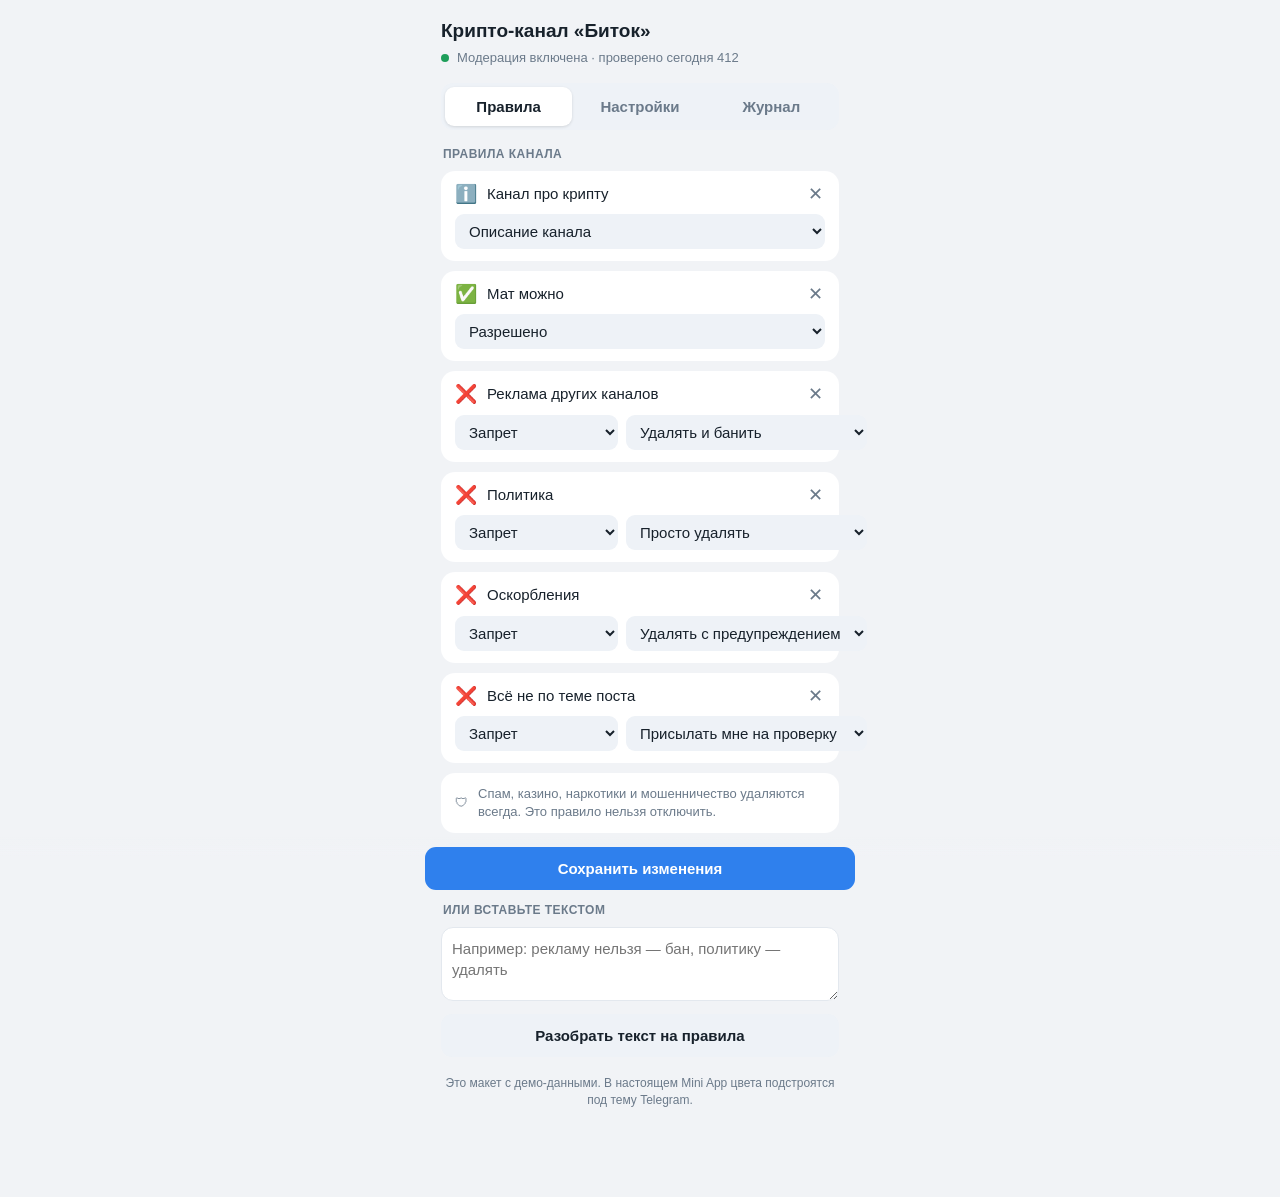
<file: webapp/mockup.html>
<!doctype html>
<html lang="ru">
<head>
<meta charset="utf-8">
<meta name="viewport" content="width=device-width, initial-scale=1, viewport-fit=cover">
<title>DefenceAi: макет Mini App</title>
<style>
:root{
  --bg:#f1f3f6; --card:#fff; --text:#17212b; --hint:#6b7a8a; --line:#e3e8ee;
  --accent:#2f80ed; --accent-text:#fff; --good:#1e9e5a; --bad:#d64545; --warn:#c98a10;
  --chip:#eef2f7;
}
@media (prefers-color-scheme:dark){
  :root{--bg:#0f1720; --card:#17212b; --text:#e8eef4; --hint:#8a9aab; --line:#243140;
        --accent:#4a9df8; --chip:#1f2c3a; --good:#39c07a; --bad:#f06a6a; --warn:#e3a92c;}
}
*{box-sizing:border-box;-webkit-tap-highlight-color:transparent}
body{margin:0;background:var(--bg);color:var(--text);font:15px/1.4 -apple-system,BlinkMacSystemFont,"Segoe UI",Roboto,sans-serif}
.app{max-width:430px;margin:0 auto;min-height:100vh;padding-bottom:88px}
header{padding:18px 16px 8px}
header h1{margin:0;font-size:19px}
header .sub{display:flex;align-items:center;gap:8px;color:var(--hint);margin-top:4px;font-size:13px}
.dot{width:8px;height:8px;border-radius:50%;background:var(--good)}
nav{display:flex;gap:4px;margin:8px 16px 12px;background:var(--chip);padding:4px;border-radius:12px}
nav button{flex:1;border:0;background:none;color:var(--hint);padding:9px 0;border-radius:9px;font:inherit;font-weight:600;cursor:pointer}
nav button.on{background:var(--card);color:var(--text);box-shadow:0 1px 3px rgba(0,0,0,.12)}
section{display:none;padding:0 16px}
section.on{display:block}
.card{background:var(--card);border-radius:14px;padding:12px 14px;margin-bottom:10px}
.rule{display:flex;flex-direction:column;gap:8px}
.rule .top{display:flex;gap:10px;align-items:flex-start}
.rule .icon{font-size:18px;line-height:1.3}
.rule .txt{flex:1;border:0;background:none;color:var(--text);font:inherit;padding:0;resize:none;width:100%;outline:none}
.rule .del{border:0;background:none;color:var(--hint);font-size:18px;cursor:pointer;padding:0 2px}
.rule .row{display:flex;gap:8px;align-items:center}
select,.seg button,.btn{font:inherit}
select{flex:1;background:var(--chip);color:var(--text);border:0;border-radius:9px;padding:8px 10px}
.tag{font-size:12px;color:var(--hint)}
.h{margin:16px 2px 8px;font-size:12px;letter-spacing:.04em;text-transform:uppercase;color:var(--hint);font-weight:700}
.btn{border:0;border-radius:11px;padding:11px 14px;font-weight:600;cursor:pointer}
.btn.primary{background:var(--accent);color:var(--accent-text)}
.btn.ghost{background:var(--chip);color:var(--text)}
.btn.wide{width:100%}
textarea.paste{width:100%;min-height:74px;border:1px solid var(--line);background:var(--card);color:var(--text);border-radius:12px;padding:10px;font:inherit;resize:vertical}
.base{display:flex;gap:10px;align-items:center;color:var(--hint);font-size:13px}
.set{display:flex;justify-content:space-between;align-items:center;gap:12px;padding:12px 0;border-bottom:1px solid var(--line)}
.set:last-child{border-bottom:0}
.set small{display:block;color:var(--hint);font-size:12px;margin-top:2px}
.sw{position:relative;width:46px;height:28px;flex:none}
.sw input{opacity:0;position:absolute;inset:0;margin:0;cursor:pointer;z-index:1}
.sw i{position:absolute;inset:0;background:var(--line);border-radius:14px;transition:.15s}
.sw i:after{content:"";position:absolute;left:3px;top:3px;width:22px;height:22px;border-radius:50%;background:#fff;transition:.15s;box-shadow:0 1px 2px rgba(0,0,0,.3)}
.sw input:checked+i{background:var(--good)}
.sw input:checked+i:after{left:21px}
.seg{display:flex;background:var(--chip);border-radius:10px;padding:3px;margin-top:8px}
.seg button{flex:1;border:0;background:none;color:var(--hint);padding:7px 0;border-radius:8px;cursor:pointer;font-weight:600;font-size:13px}
.seg button.on{background:var(--card);color:var(--text);box-shadow:0 1px 2px rgba(0,0,0,.15)}
.stats{display:grid;grid-template-columns:repeat(3,1fr);gap:8px;margin-bottom:10px}
.stat{background:var(--card);border-radius:14px;padding:12px 8px;text-align:center}
.stat b{display:block;font-size:22px}
.stat span{font-size:11px;color:var(--hint)}
.entry .who{display:flex;justify-content:space-between;font-size:13px;color:var(--hint)}
.entry blockquote{margin:6px 0;padding:0 0 0 10px;border-left:3px solid var(--line)}
.pill{display:inline-block;font-size:12px;padding:2px 8px;border-radius:20px;background:var(--chip)}
.pill.bad{color:var(--bad)} .pill.warn{color:var(--warn)} .pill.good{color:var(--good)}
.entry .acts{display:flex;gap:8px;margin-top:8px}
.entry .acts .btn{flex:1;padding:8px}
.savebar{position:fixed;left:0;right:0;bottom:0;padding:10px 16px calc(10px + env(safe-area-inset-bottom));background:linear-gradient(transparent,var(--bg) 30%)}
.savebar .in{max-width:430px;margin:0 auto}
.toast{position:fixed;left:50%;bottom:84px;transform:translateX(-50%) translateY(20px);background:#17212b;color:#fff;padding:9px 16px;border-radius:20px;opacity:0;transition:.2s;pointer-events:none;font-size:14px}
.toast.on{opacity:1;transform:translateX(-50%)}
.note{font-size:12px;color:var(--hint);text-align:center;margin:18px 16px 0}
</style>
</head>
<body>
<div class="app">
  <header>
    <h1>Крипто-канал «Биток»</h1>
    <div class="sub"><span class="dot"></span> Модерация включена · проверено сегодня 412</div>
  </header>
  <nav id="tabs">
    <button class="on" data-t="rules">Правила</button>
    <button data-t="settings">Настройки</button>
    <button data-t="log">Журнал</button>
  </nav>

  <!-- ПРАВИЛА -->
  <section id="rules" class="on">
    <div class="h">Правила канала</div>
    <div id="ruleList"></div>
    <div class="card base"><span>🛡</span><span>Спам, казино, наркотики и мошенничество удаляются всегда. Это правило нельзя отключить.</span></div>
    <button class="btn ghost wide" id="add">＋ Добавить правило</button>

    <div class="h">Или вставьте текстом</div>
    <textarea class="paste" id="paste" placeholder="Например: рекламу нельзя — бан, политику — удалять"></textarea>
    <button class="btn ghost wide" style="margin-top:8px" id="parse">Разобрать текст на правила</button>
  </section>

  <!-- НАСТРОЙКИ -->
  <section id="settings">
    <div class="h">Строгость</div>
    <div class="card">
      <div>Насколько уверенно удалять</div>
      <div class="seg" id="mode">
        <button data-v="soft">Мягко</button><button data-v="normal" class="on">Обычно</button><button data-v="strict">Строго</button>
      </div>
      <div class="tag" style="margin-top:8px" id="modeHint">Сомнительные комментарии бот присылает вам.</div>
    </div>
    <div class="h">Поведение</div>
    <div class="card">
      <div class="set"><div>Режим тишины<small>Удалять все сообщения не-админов</small></div><label class="sw"><input type="checkbox"><i></i></label></div>
      <div class="set"><div>Мут и бан за повторы<small>3-е нарушение — мут на сутки, 5-е — бан</small></div><label class="sw"><input type="checkbox" checked><i></i></label></div>
      <div class="set"><div>Ежедневная сводка<small>Каждый день в 09:00 по Москве</small></div><label class="sw"><input type="checkbox" checked><i></i></label></div>
    </div>
    <div class="h">Полезные комментарии</div>
    <div class="card">
      <div class="seg" id="useful">
        <button data-v="digest" class="on">В сводку</button><button data-v="instant">Сразу</button><button data-v="off">Не нужно</button>
      </div>
    </div>
    <div class="h">Не проверять</div>
    <div class="card">
      <div class="set"><div>Анна Петрова<small>@anna_p · добавлена вами</small></div><button class="btn ghost" style="padding:6px 10px">Убрать</button></div>
      <div class="set"><div>Модератор Игорь<small>@igor_mod</small></div><button class="btn ghost" style="padding:6px 10px">Убрать</button></div>
    </div>
  </section>

  <!-- ЖУРНАЛ -->
  <section id="log">
    <div class="stats">
      <div class="stat"><b>412</b><span>проверено</span></div>
      <div class="stat"><b>37</b><span>удалено</span></div>
      <div class="stat"><b>5</b><span>ждут вас</span></div>
    </div>
    <div class="h">Ждут вашего решения</div>
    <div class="card entry">
      <div class="who"><span>Кто вчера смотрел футбол?</span><span class="pill warn">не уверен · 71%</span></div>
      <blockquote>Кто вчера смотрел футбол? Какой матч был!</blockquote>
      <span class="tag">Правило: «Не по теме поста»</span>
      <div class="acts"><button class="btn primary">🗑 Удалить</button><button class="btn ghost">✅ Оставить</button></div>
    </div>
    <div class="h">Последние удаления</div>
    <div class="card entry">
      <div class="who"><span>Кирилл Т.</span><span class="pill bad">бан · 99%</span></div>
      <blockquote>Зaрaбoтoк без вложений, пиши в лс 💸</blockquote>
      <span class="tag">Спам или реклама · бот 87%</span>
      <div class="acts"><button class="btn ghost">↩️ Вернуть</button><button class="btn ghost">⭐ Доверять</button></div>
    </div>
    <div class="card entry">
      <div class="who"><span>Дмитрий</span><span class="pill warn">предупреждение · 98%</span></div>
      <blockquote>Ты вообще дебил, пишешь полную чушь</blockquote>
      <span class="tag">Правило: «Оскорбления»</span>
      <div class="acts"><button class="btn ghost">↩️ Вернуть</button><button class="btn ghost">⭐ Доверять</button></div>
    </div>
    <div class="card entry">
      <div class="who"><span>Мария</span><span class="pill">удалено · 99%</span></div>
      <blockquote>Путин опять что-то подписал, вот увидите…</blockquote>
      <span class="tag">Правило: «Политика»</span>
      <div class="acts"><button class="btn ghost">↩️ Вернуть</button><button class="btn ghost">⭐ Доверять</button></div>
    </div>
  </section>

  <p class="note">Это макет с демо-данными. В настоящем Mini App цвета подстроятся под тему Telegram.</p>
</div>

<div class="savebar"><div class="in"><button class="btn primary wide" id="save">Сохранить изменения</button></div></div>
<div class="toast" id="toast">Сохранено ✅</div>

<script>
const ACTIONS = {ban:"Удалять и банить", mute:"Удалять и мутить на сутки", warn:"Удалять с предупреждением",
                 delete:"Просто удалять", review:"Присылать мне на проверку", auto:"Решит бот по ситуации"};
const KINDS = {prohibition:["❌","Запрет"], permission:["✅","Разрешено"], context:["ℹ️","Описание канала"]};
let rules = [
  {kind:"context", text:"Канал про крипту"},
  {kind:"permission", text:"Мат можно"},
  {kind:"prohibition", text:"Реклама других каналов", action:"ban"},
  {kind:"prohibition", text:"Политика", action:"delete"},
  {kind:"prohibition", text:"Оскорбления", action:"warn"},
  {kind:"prohibition", text:"Всё не по теме поста", action:"review"},
];
const $ = s => document.querySelector(s);
function render(){
  $("#ruleList").innerHTML = rules.map((r,i)=>`
    <div class="card rule">
      <div class="top">
        <span class="icon">${KINDS[r.kind][0]}</span>
        <textarea class="txt" rows="1" data-i="${i}">${r.text}</textarea>
        <button class="del" data-del="${i}" title="Удалить">✕</button>
      </div>
      <div class="row">
        <select data-kind="${i}">${Object.entries(KINDS).map(([k,v])=>`<option value="${k}" ${k==r.kind?"selected":""}>${v[1]}</option>`).join("")}</select>
        ${r.kind=="prohibition" ? `<select data-act="${i}">${Object.entries(ACTIONS).map(([k,v])=>`<option value="${k}" ${k==(r.action||"auto")?"selected":""}>${v}</option>`).join("")}</select>` : ""}
      </div>
    </div>`).join("");
}
render();
$("#ruleList").addEventListener("input", e=>{ if(e.target.dataset.i) rules[e.target.dataset.i].text = e.target.value; });
$("#ruleList").addEventListener("change", e=>{
  if(e.target.dataset.kind){ rules[e.target.dataset.kind].kind = e.target.value; render(); }
  if(e.target.dataset.act){ rules[e.target.dataset.act].action = e.target.value; }
});
$("#ruleList").addEventListener("click", e=>{ if(e.target.dataset.del){ rules.splice(e.target.dataset.del,1); render(); } });
$("#add").onclick = ()=>{ rules.push({kind:"prohibition", text:"Новое правило", action:"auto"}); render(); };
$("#parse").onclick = ()=>{
  const t = $("#paste").value.trim(); if(!t) return;
  t.split(/[\n;.]+/).map(s=>s.trim()).filter(Boolean).forEach(s=>{
    const a = /бан/i.test(s)?"ban":/мут/i.test(s)?"mute":/предупре/i.test(s)?"warn":/удал/i.test(s)?"delete":/присл/i.test(s)?"review":"auto";
    const k = /можно|разреш/i.test(s)?"permission":"prohibition";
    rules.push({kind:k, text:s, action:a});
  });
  $("#paste").value=""; render(); toast("Правила добавлены. Проверьте действия");
};
document.querySelectorAll("#tabs button").forEach(b=>b.onclick=()=>{
  document.querySelectorAll("#tabs button,section").forEach(x=>x.classList.remove("on"));
  b.classList.add("on"); $("#"+b.dataset.t).classList.add("on");
});
const hints={soft:"Почти всё сомнительное бот присылает вам.",normal:"Сомнительные комментарии бот присылает вам.",strict:"Бот удаляет даже при небольшой уверенности."};
document.querySelectorAll(".seg").forEach(seg=>seg.addEventListener("click", e=>{
  if(e.target.tagName!="BUTTON") return;
  seg.querySelectorAll("button").forEach(x=>x.classList.remove("on")); e.target.classList.add("on");
  if(seg.id=="mode") $("#modeHint").textContent = hints[e.target.dataset.v];
}));
function toast(t){ const el=$("#toast"); el.textContent=t; el.classList.add("on"); setTimeout(()=>el.classList.remove("on"),1800); }
$("#save").onclick = ()=>toast("Сохранено ✅");
document.querySelectorAll(".entry .btn").forEach(b=>b.onclick=()=>toast("Готово ✅"));
</script>
</body>
</html>
</file>
